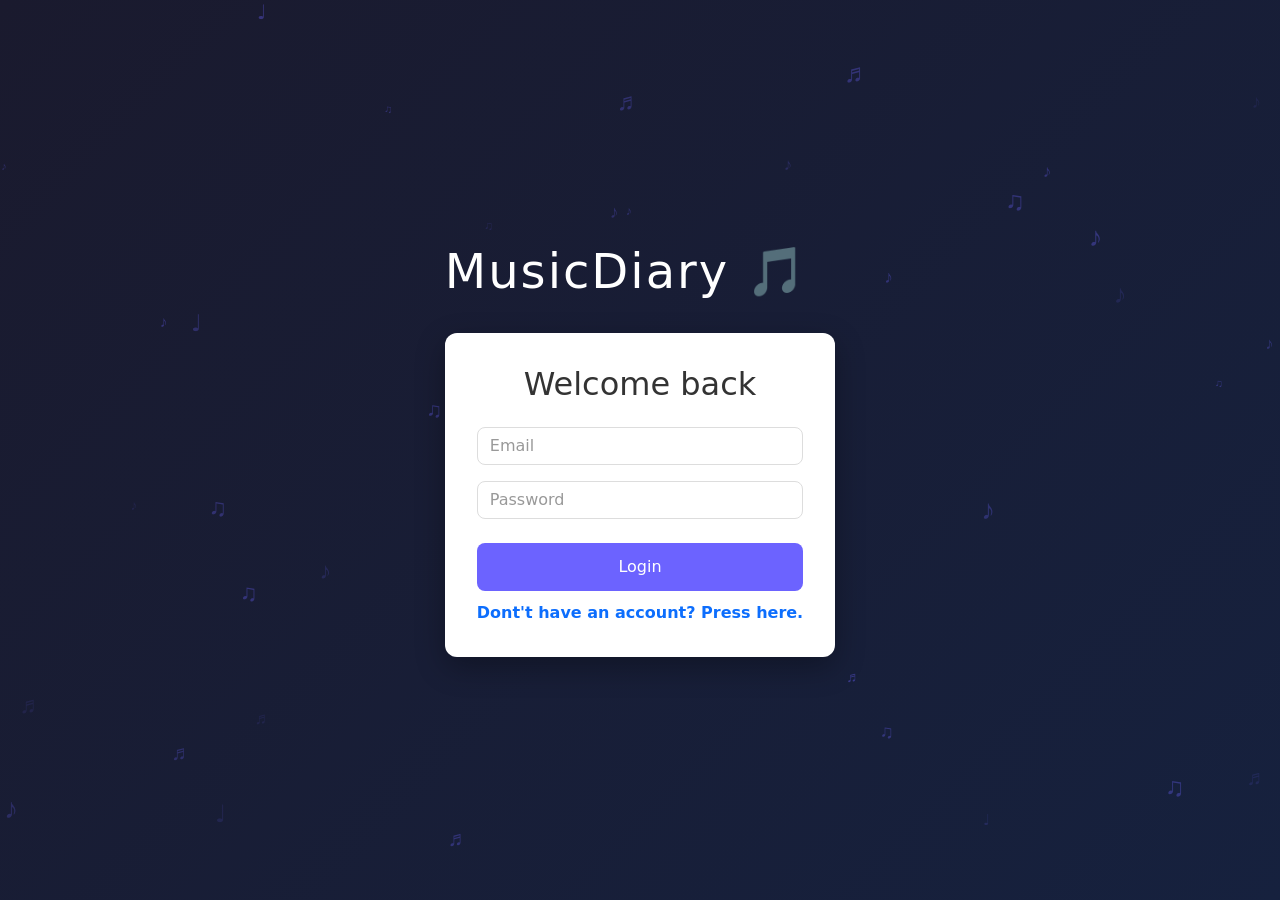
<file: frontend/index.html>
<!DOCTYPE html>
<html lang="en">
<head>
    <meta charset="UTF-8">
    <meta name="viewport" content="width=device-width, initial-scale=1.0">
    <title>MusicDiary</title>
    <link href="https://cdn.jsdelivr.net/npm/bootstrap@5.3.3/dist/css/bootstrap.min.css" rel="stylesheet">
    <link rel="stylesheet" href="styles.css">
</head>

<body class="login-page">
    <canvas id="particles"></canvas>
    <div class="login-container">
        <h1 class="app-title">MusicDiary 🎵</h1>
        <div class="login-card">
            <h2 class="login-title">Welcome back</h2>
            <input type="text" id="username" class="form-control mb-3" placeholder="Email">
            <input type="password" id="password" class="form-control mb-3" placeholder="Password">
            <span id="error-credentials" style="display: none;">
                Invalid username or password. Please try again.
            </span>
            <button id="login" class="btn-login">Login</button>
            <a href="register.html" class="register-link">Dont't have an account? Press here.</a>
        </div>
    </div>
    <script src="script.js"></script>
    <script>
const canvas = document.getElementById('particles');
const ctx = canvas.getContext('2d');
canvas.width = window.innerWidth;
canvas.height = window.innerHeight;

const particles = [];
const notes = ['♪', '♫', '♬', '♩'];

for(let i = 0; i < 40; i++) {
    particles.push({
        x: Math.random() * canvas.width,
        y: Math.random() * canvas.height,
        size: Math.random() * 20 + 10,
        speed: Math.random() * 0.5 + 0.2,
        note: notes[Math.floor(Math.random() * notes.length)],
        opacity: Math.random() * 0.3 + 0.1
    });
}

function animate() {
    ctx.clearRect(0, 0, canvas.width, canvas.height);
    particles.forEach(p => {
        ctx.font = `${p.size}px Arial`;
        ctx.fillStyle = `rgba(108, 99, 255, ${p.opacity})`;
        ctx.fillText(p.note, p.x, p.y);
        p.y -= p.speed;
        if(p.y < -30) {
            p.y = canvas.height + 30;
            p.x = Math.random() * canvas.width;
        }
    });
    requestAnimationFrame(animate);
}
animate();

</script>
</body>
</html>
</file>
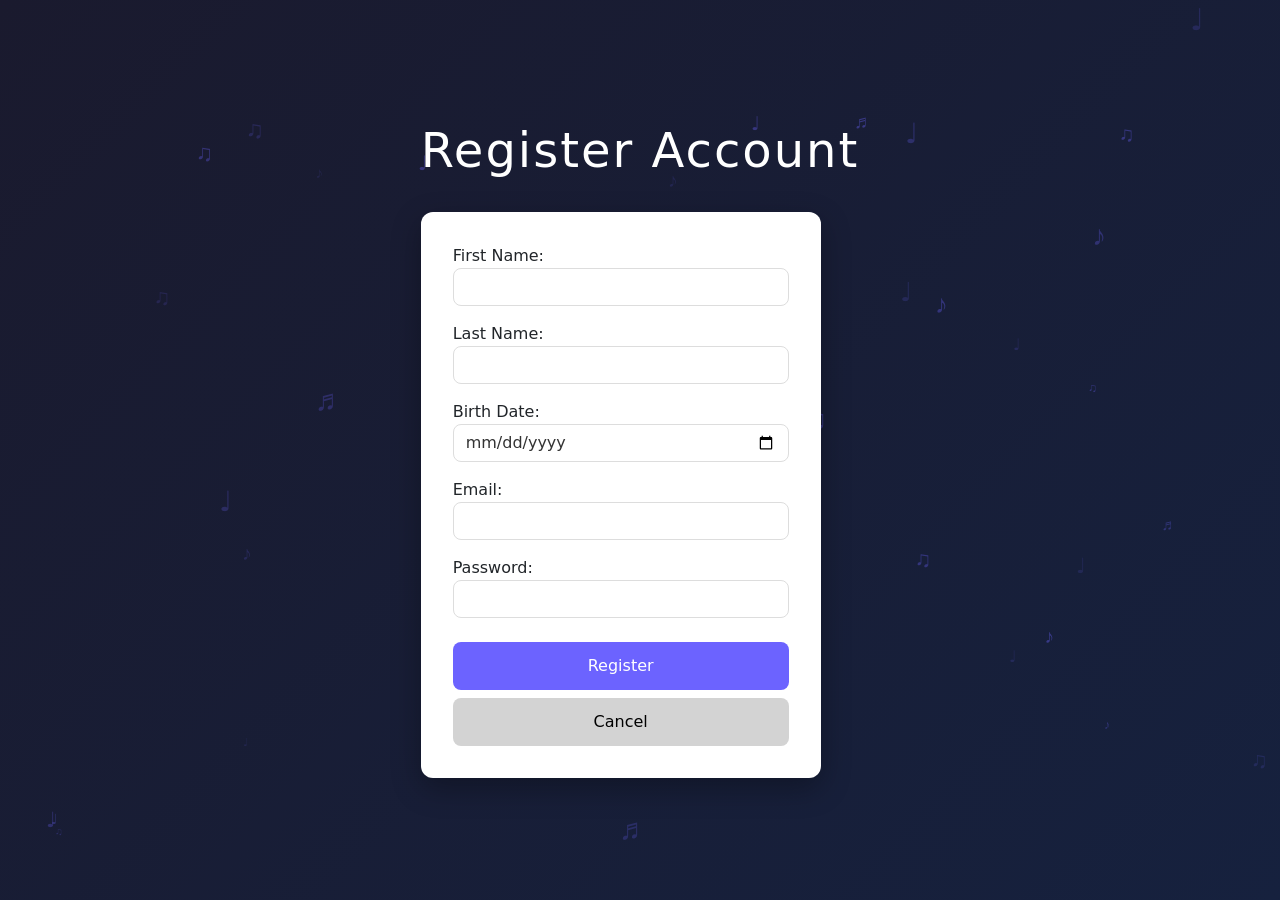
<file: frontend/register.html>
<!DOCTYPE html>
<html lang="en">
<head>
    <meta charset="UTF-8">
    <meta name="viewport" content="width=device-width, initial-scale=1.0">
    <title>Register</title>
    <link href="https://cdn.jsdelivr.net/npm/bootstrap@5.3.3/dist/css/bootstrap.min.css" rel="stylesheet">
    <link rel="stylesheet" href="styles.css">
</head>
<body class="register-page">
    <canvas id="particles"></canvas>
    <div class="register-container">
        <h1 class="register-title">Register Account</h1>
        
        <div class="register-card">
        <label for="fistName">First Name: </label>
        <input class="form-control mb-3" type="text" id="firstName" name="firstName">

        <label for="lastName">Last Name: </label>
        <input class="form-control mb-3" type="text" id="lastName" name="lastName">

        <label for="birthDate">Birth Date: </label>
        <input class="form-control mb-3" type="date" id="birthDate" name="birthDate">

        <label for="email">Email: </label>
        <input class="form-control mb-3" type="email" id="email" name="email">

        <label for="password">Password: </label>
        <input class="form-control mb-3" type="password" id="password" name="password">

        <span id="error-credentials" style="display: none;">
                We were unable to create the account. Please check your details.
            </span>
            
            <span id="success-message" style="display: none; color: green">
                Account created successfully!
            </span>

        <button id="register-button" class="registerBtn">Register</button>
        <button id="cancel-button" class="cancelBtn">Cancel</button>
    </div>
</div>
<script src="register.js"></script>
<script>
const canvas = document.getElementById('particles');
const ctx = canvas.getContext('2d');
canvas.width = window.innerWidth;
canvas.height = window.innerHeight;

const particles = [];
const notes = ['♪', '♫', '♬', '♩'];

for(let i = 0; i < 40; i++) {
    particles.push({
        x: Math.random() * canvas.width,
        y: Math.random() * canvas.height,
        size: Math.random() * 20 + 10,
        speed: Math.random() * 0.5 + 0.2,
        note: notes[Math.floor(Math.random() * notes.length)],
        opacity: Math.random() * 0.3 + 0.1
    });
}

function animate() {
    ctx.clearRect(0, 0, canvas.width, canvas.height);
    particles.forEach(p => {
        ctx.font = `${p.size}px Arial`;
        ctx.fillStyle = `rgba(108, 99, 255, ${p.opacity})`;
        ctx.fillText(p.note, p.x, p.y);
        p.y -= p.speed;
        if(p.y < -30) {
            p.y = canvas.height + 30;
            p.x = Math.random() * canvas.width;
        }
    });
    requestAnimationFrame(animate);
}
animate();


</script>
</body>
</html>
</file>
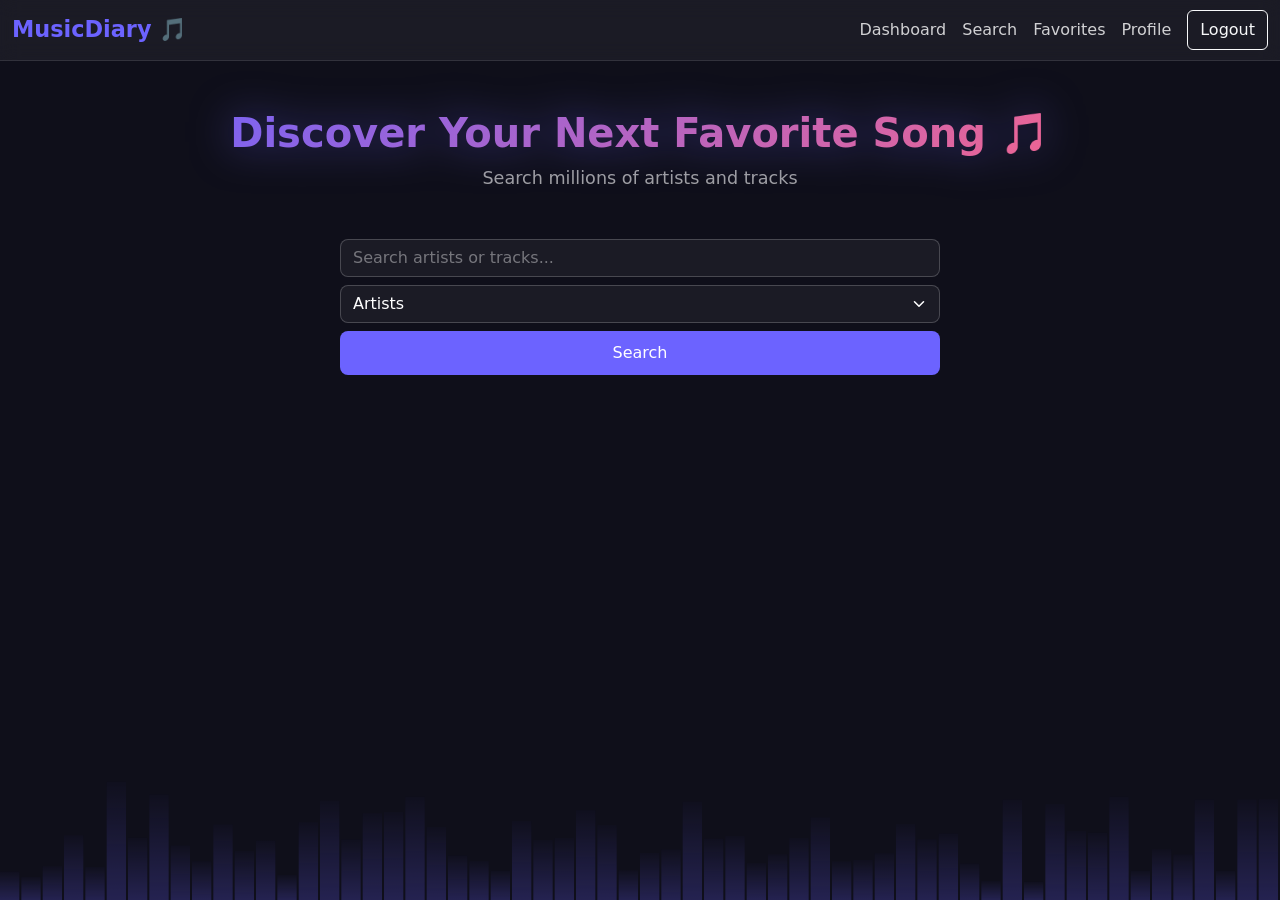
<file: frontend/search.html>
<!DOCTYPE html>
<html lang="en">
<head>
    <meta charset="UTF-8">
    <meta name="viewport" content="width=device-width, initial-scale=1.0">
    <title>MusicDiary - Search</title>
    <link href="https://cdn.jsdelivr.net/npm/bootstrap@5.3.3/dist/css/bootstrap.min.css" rel="stylesheet">
    <link rel="stylesheet" href="styles.css">
</head>
<body class="main-page">
    <nav class="navbar navbar-expand-lg navbar-dark bg-dark">
        <div class="container-fluid">
            <a class="navbar-brand" href="#">MusicDiary 🎵</a>
            <div class="navbar-nav">
                <a class="nav-link" href="dashboard.html">Dashboard</a>
                <a class="nav-link" href="search.html">Search</a>
                <a class="nav-link" href="favorites.html">Favorites</a>
                <a class="nav-link" href="profile.html">Profile</a>
                <button class="btn btn-outline-light ms-2" id="logoutBtn">Logout</button>
            </div>
        </div>
    </nav>
    
    <div class="container mt-5">
        <div class="search-hero text-center mb-5">
            <h1 class="hero-title">Discover Your Next Favorite Song 🎵</h1>
            <p class="hero-subtitle">Search millions of artists and tracks</p>
        </div>
        <div class="search-bar-container">
            <input type="text" id="searchInput" class="form-control search-input" placeholder="Search artists or tracks...">
            <select id="searchType" class="form-select mt-2">
                <option value="artists">Artists</option>
                <option value="tracks">Tracks</option>
            </select>
            <button id="searchButton" class="btn btn-primary mt-2 w-100">Search</button>
        </div>
        <div id="results" class="row mt-4"></div>
    </div>
    
    <div class="modal fade" id="modalNote" tabindex="-1" aria-hidden="true">
        <div class="modal-dialog">
            <div class="modal-content" style="background: #1a1a2e; border: 1px solid rgba(108,99,255,0.3);">
                <div class="modal-header" style="border-bottom: 1px solid rgba(255,255,255,0.1);">
                    <h5 class="modal-title" style="color: white;">Add a Note</h5>
                    <button type="button" class="btn-close btn-close-white" data-bs-dismiss="modal"></button>
                </div>
                <div class="modal-body">
                    <input type="text" id="noteInput" class="form-control" placeholder="Write a note..." maxlength="500">
                </div>
                <div class="modal-footer" style="border-top: 1px solid rgba(255,255,255,0.1);">
                    <button type="button" class="btn btn-outline-secondary" data-bs-dismiss="modal">Cancel</button>
                    <button type="button" class="btn btn-primary" id="saveNote-btn">Save</button>
                </div>
            </div>
        </div>
    </div>

    <script src="search.js"></script>
    
    <script src="https://cdn.jsdelivr.net/npm/bootstrap@5.3.3/dist/js/bootstrap.bundle.min.js"></script>
    
    <canvas id="equalizer"></canvas>

<script>

const canvas = document.getElementById('equalizer');
const ctx = canvas.getContext('2d');
canvas.width = window.innerWidth;
canvas.height = window.innerHeight;

const bars = [];
const barCount = 60;

for(let i = 0; i < barCount; i++) {
    bars.push({
        x: (canvas.width / barCount) * i,
        height: Math.random() * 100 + 20,
        speed: Math.random() * 2 + 1,
        direction: 1
    });
}

function animate() {
    ctx.clearRect(0, 0, canvas.width, canvas.height);
    bars.forEach((bar, i) => {
        bar.height += bar.speed * bar.direction;
        if(bar.height > 120 || bar.height < 20) bar.direction *= -1;
        
        const gradient = ctx.createLinearGradient(0, canvas.height, 0, canvas.height - bar.height);
        gradient.addColorStop(0, 'rgba(108, 99, 255, 0.6)');
        gradient.addColorStop(1, 'rgba(108, 99, 255, 0.05)');
        
        ctx.fillStyle = gradient;
        ctx.fillRect(bar.x, canvas.height - bar.height, (canvas.width / barCount) - 2, bar.height);
    });
    requestAnimationFrame(animate);
}

animate();

window.addEventListener('resize', () => {
    canvas.width = window.innerWidth;
    canvas.height = window.innerHeight;
    bars.forEach((bar, i) => {
        bar.x = (canvas.width / barCount) * i;
    });
});
    
</script>
</body>
</html>
</file>
<file: frontend/styles.css>
.login-page {
    background: linear-gradient(135deg, #1a1a2e, #16213e);
    min-height: 100vh;
    display: flex;
    flex-direction: column;
    align-items: center;
    justify-content: center;
}

.app-title {
    color: white;
    font-size: 3rem;
    margin-bottom: 2rem;
    letter-spacing: 2px;
}

.login-card {
    background: white;
    padding: 2rem;
    border-radius: 12px;
    box-shadow: 0 10px 30px rgba(0,0,0,0.3);
    width: 100%;
    max-width: 400px;
}

.login-title {
    text-align: center;
    margin-bottom: 1.5rem;
    color: #333;
}

.btn-login {
    width: 100%;
    padding: 12px;
    background: #6c63ff;
    color: white;
    border: none;
    border-radius: 8px;
    font-size: 1rem;
    cursor: pointer;
    margin-top: 0.5rem;
    transition: background 0.3s;
}

.btn-login:hover {
    background: #5a52d5;
}

#error-credentials {
    color: #e74c3c;
    font-size: 0.9rem;
    display: block;
    margin-bottom: 0.5rem;
}

/* Pages internas */
.main-page {
    background: #0f0f1a;
    min-height: 100vh;
    color: white;
}

/* Navbar */
.navbar {
    background: rgba(255,255,255,0.05) !important;
    backdrop-filter: blur(10px);
    border-bottom: 1px solid rgba(255,255,255,0.1);
}

.navbar-brand {
    color: #6c63ff !important;
    font-weight: bold;
    font-size: 1.4rem;
}

.nav-link {
    color: rgba(255,255,255,0.8) !important;
    transition: color 0.3s;
}

.nav-link:hover {
    color: #6c63ff !important;
}

/* Cards */
.card {
    background: rgba(255,255,255,0.05) !important;
    border: 1px solid rgba(255,255,255,0.1) !important;
    border-radius: 12px !important;
    color: white !important;
    transition: transform 0.2s, box-shadow 0.2s;
}

.card:hover {
    transform: translateY(-5px);
    box-shadow: 0 10px 30px rgba(108,99,255,0.3) !important;
}

.card-title {
    color: white !important;
}

.card-text {
    color: rgba(255,255,255,0.6) !important;
}

/* Search inputs */
.form-control, .form-select {
    background: rgba(255,255,255,0.05) !important;
    border: 1px solid rgba(255,255,255,0.2) !important;
    color: white !important;
    border-radius: 8px !important;
}

.form-control::placeholder {
    color: rgba(255,255,255,0.4) !important;
}

.form-control:focus, .form-select:focus {
    background: rgba(255,255,255,0.1) !important;
    border-color: #6c63ff !important;
    box-shadow: 0 0 0 3px rgba(108,99,255,0.2) !important;
    color: white !important;
}

/* Botão search */
.btn-primary {
    background: #6c63ff !important;
    border: none !important;
    border-radius: 8px !important;
    padding: 10px 24px !important;
    transition: background 0.3s !important;
}

.btn-primary:hover {
    background: #5a52d5 !important;
}

.login-card .form-control{
    background: white !important;
    color: #333 !important;
    border: 1px solid #ddd !important;
}

.login-card .form-control {
    background: white !important;
    color: #333 !important;
    border: 1px solid #ddd !important;
}

.login-card .form-control::placeholder {
    color: #999 !important;
}

#particles {
    position: fixed;
    top: 0;
    left: 0;
    width: 100%;
    height: 100%;
    z-index: 0;
    pointer-events: none;
}

.login-container {
    position: relative;
    z-index: 1;
}

.hero-title {
    color: white;
    font-size: 2.5rem;
    font-weight: bold;
}

.hero-subtitle {
    color: rgba(255,255,255,0.6);
    font-size: 1.1rem;
}

.search-bar-container {
    max-width: 600px;
    margin: 0 auto;
}

.form-select option {
    background: #1a1a2e;
    color: white;
}

.form-select {
    background-color: rgba(255,255,255,0.05) !important;
    border: 1px solid rgba(255,255,255,0.2) !important;
    color: white !important;
    border-radius: 8px !important;
    background-image: url("data:image/svg+xml,%3csvg xmlns='http://www.w3.org/2000/svg' viewBox='0 0 16 16'%3e%3cpath fill='none' stroke='%23ffffff' stroke-linecap='round' stroke-linejoin='round' stroke-width='2' d='m2 5 6 6 6-6'/%3e%3c/svg%3e") !important;
    background-repeat: no-repeat !important;
    background-position: right 0.75rem center !important;
    background-size: 16px 12px !important;
}

#equalizer {
    position: fixed;
    bottom: 0;
    left: 0;
    width: 100%;
    height: 100%;
    z-index: 0;
    pointer-events: none;
    opacity: 0.4;
}

#constellation {
    position: fixed;
    top: 0;
    left: 0;
    width: 100%;
    height: 100%;
    z-index: 0;
    pointer-events: none;
    opacity: 0.6;
}

.hero-title {
    background: linear-gradient(135deg, #6c63ff, #ff6584);
    -webkit-background-clip: text;
    -webkit-text-fill-color: transparent;
    background-clip: text;
    filter: drop-shadow(0 0 20px rgba(108, 99, 255, 0.5));
    font-weight: bold;
}

.container {
    position: relative;
    z-index: 2;
}

.navbar {
    position: relative;
    z-index: 3;
}

#noteInput {
    background: #fff !important;
    color: #000 !important;
    border: 1px solid #ccc !important;
}

#noteInput::placeholder {
    color: #888 !important;
}

.card-note {
    font-size: 0.85rem;
    color: rgba(255,255,255,0.6);
    overflow: hidden;
    display: -webkit-box;
    -webkit-line-clamp: 2;
    -webkit-box-orient: vertical;
    font-style: italic;
}

.card-body {
    display: flex;
    flex-direction: column;
}

.card-title {
    overflow: hidden;
    display: -webkit-box;
    -webkit-line-clamp: 2;
    -webkit-box-orient: vertical;
}

.card-artist {
    overflow: hidden;
    display: -webkit-box;
    -webkit-line-clamp: 1;
    -webkit-box-orient: vertical;
    font-size: 0.95rem;
    color: rgba(255,255,255,0.7) !important;
}

.register-link {
    margin-top: 10px;
    display: block;
    font-weight: bold;
    text-align: center;
    text-decoration: none
}

.register-page {
    background: linear-gradient(135deg, #1a1a2e, #16213e);
    min-height: 100vh;
    display: flex;
    flex-direction: column;
    align-items: center;
    justify-content: center;
}

.register-container {
    position: relative;
    z-index: 1;
}

.register-title {
    color: white;
    font-size: 3rem;
    margin-bottom: 2rem;
    letter-spacing: 2px;
}

.register-card {
    background: white;
    padding: 2rem;
    border-radius: 12px;
    box-shadow: 0 10px 30px rgba(0,0,0,0.3);
    width: 100%;
    max-width: 400px;
}

.registerBtn {
    width: 100%;
    padding: 12px;
    background: #6c63ff;
    color: white;
    border: none;
    border-radius: 8px;
    font-size: 1rem;
    cursor: pointer;
    margin-top: 0.5rem;
    transition: background 0.3s;
}

.registerBtn:hover {
    background: #5a52d5;
}

.cancelBtn {
    width: 100%;
    padding: 12px;
    background: lightgray;
    color: black;
    border: none;
    border-radius: 8px;
    font-size: 1rem;
    cursor: pointer;
    margin-top: 0.5rem;
    transition: background 0.3s;
}

.cancelBtn:hover {
    background: gray;
}

.register-card .form-control {
    background: white !important;
    color: #333 !important;
    border: 1px solid #ddd !important;
}

#success-message {
    color: green;
    font-size: 0.9rem;
    display: block;
    margin-bottom: 0.5rem;
}

.profile-page {
    background: #0f0f1a;
    
}

#hero-title {
    margin-bottom: 10px;
}

.profile-container {
    min-height: 100vh;
    display: flex;
    flex-direction: column;
    align-items: center;
    justify-content: center;
}

.editBtn {
    width: 100%;
    padding: 12px;
    background: #6c63ff;
    color: white;
    border: none;
    border-radius: 8px;
    font-size: 1rem;
    cursor: pointer;
    margin-top: 0.5rem;
    transition: background 0.3s;
}

.editBtn:hover {
    background: #5a52d5;
}

.delAccBtn {
    width: 100%;
    padding: 12px;
    background: #ca2d3a;
    color: white;
    border: none;
    border-radius: 8px;
    font-size: 1rem;
    cursor: pointer;
    margin-top: 0.5rem;
    transition: background 0.3s;
}

.delAccBtn:hover {
    background: #7c1319;
}

.changePassBtn {
    width: 100%;
    padding: 12px;
    background: #6c63ff;
    color: white;
    border: none;
    border-radius: 8px;
    font-size: 1rem;
    cursor: pointer;
    margin-top: 0.5rem;
    transition: background 0.3s;
}

.changePassBtn:hover {
    background: #5a52d5;
}

#change-password-btn {
    width: 100%;
    padding: 12px;
    background: lightgray;
    color: black;
    border: none;
    border-radius: 8px;
    font-size: 1rem;
    cursor: pointer;
    margin-top: 0.5rem;
    transition: background 0.3s;
}

#change-password-btn:hover {
    background: gray;
}

#fail-message-password {
    color: #e74c3c;
    font-size: 0.9rem;
    display: block;
    margin-bottom: 0.5rem;
}

.filter-container {
    display: flex;
    align-items: center;
    justify-content: center;
    gap: 12px;
    margin: 30px auto;
}

.filter-label {
    color: #6c63ff;
    font-size: 1.1rem;
    font-weight: 600;
    letter-spacing: 0.5px;
    margin-right: 8px;
}

#filter-category,
#filterValue,
#filterValueFrom,
#filterValueTo {
    background-color: #1a1a2e;
    color: white;
    border: 1px solid rgba(108,99,255,0.4);
    border-radius: 8px;
    padding: 8px 12px;
}

#filter-category:focus,
#filterValue:focus,
#filterValueFrom:focus,
#filterValueTo:focus {
    outline: none;
    border-color: #6c63ff;
    box-shadow: 0 0 8px rgba(108,99,255,0.3);
}

#filterValue,
#filterValueFrom,
#filterValueTo {
    width: 220px;
}

.graphic-card {
    margin-top: 3rem;
    position: relative;
    height: 50vh;
    width: 100%;
}
</file>
